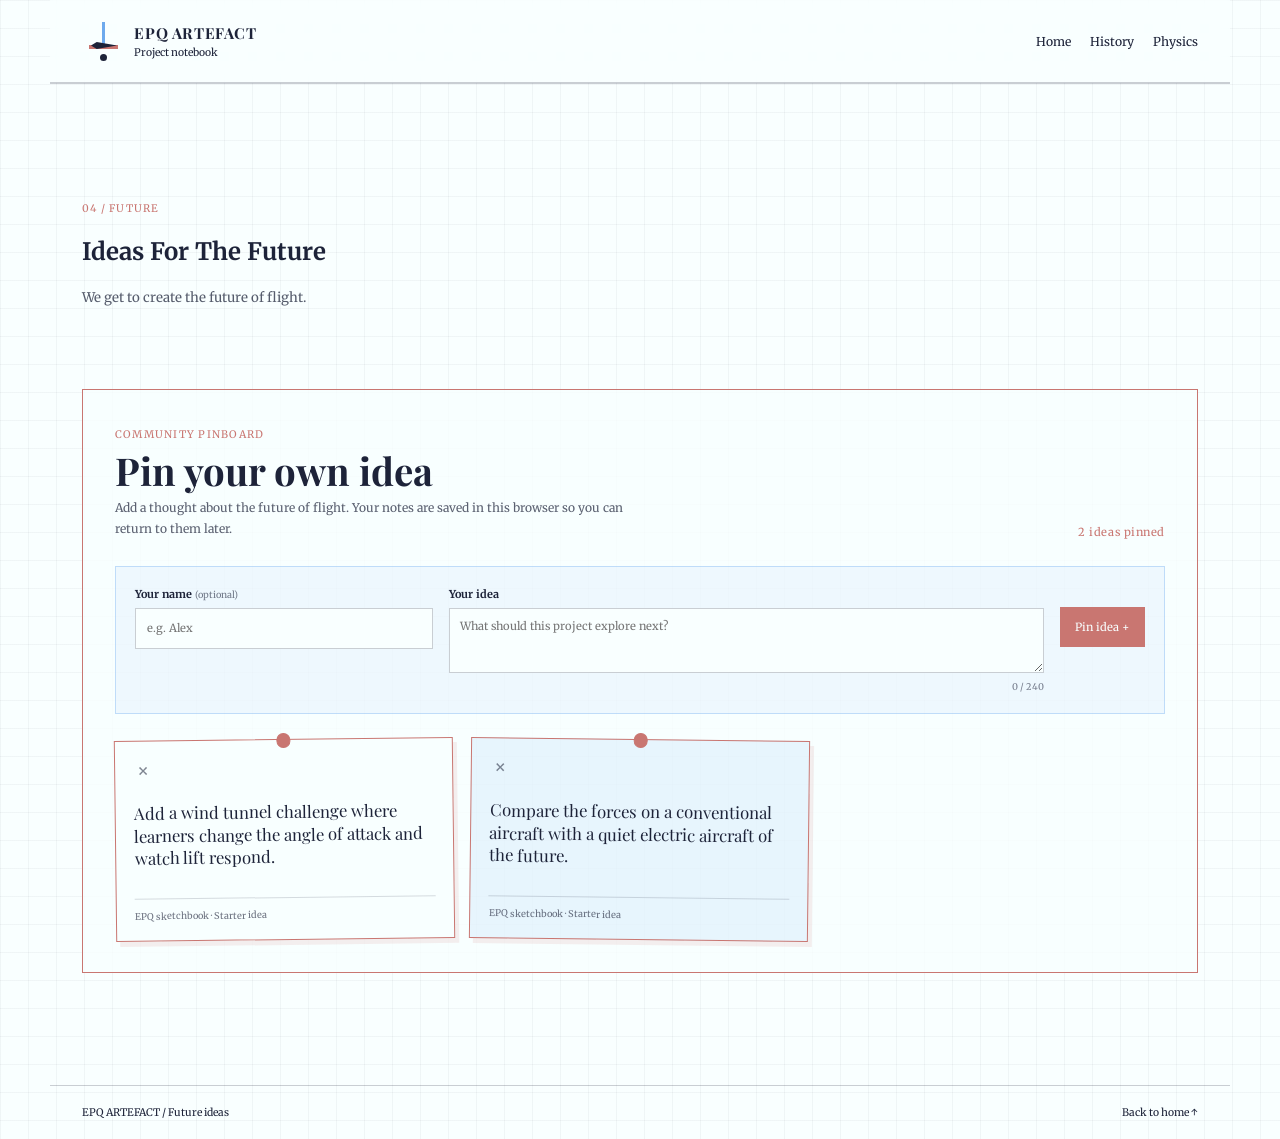
<file: EPQ Website/Future/index.html>
<!doctype html>
<html lang="en">
<head>
  <meta charset="UTF-8">
  <meta name="viewport" content="width=device-width, initial-scale=1">
  <title>EPQ Artefact — Future Ideas</title>
  <link rel="stylesheet" href="style.css">
</head>
<body>
  <div class="site-shell">
    <header class="site-header">
      <a class="brand" href="../Home/index.html"><span class="logo-mark" aria-hidden="true"><i></i><b></b><em></em></span><span><strong>EPQ ARTEFACT</strong><small>Project notebook</small></span></a>
      <nav aria-label="Primary navigation"><a href="../Home/index.html">Home</a><a href="../History/index.html">History</a><a href="../Physics/index.html">Physics</a></nav>
    </header>
    <main>
      <section class="section future-section" id="future" aria-labelledby="future-title">
        <div class="section-intro"><span class="eyebrow">04 / FUTURE</span><h1 id="future-title">Ideas For The Future</h1><p>We get to create the future of flight.</p></div>
        <section class="idea-board" aria-labelledby="idea-board-title">
          <div class="idea-board-heading">
            <div>
              <span class="eyebrow">COMMUNITY PINBOARD</span>
              <h2 id="idea-board-title">Pin your own idea</h2>
              <p>Add a thought about the future of flight. Your notes are saved in this browser so you can return to them later.</p>
            </div>
            <span class="board-count" id="board-count" aria-live="polite">0 ideas pinned</span>
          </div>

          <form class="idea-form" id="idea-form">
            <div class="idea-form-row">
              <label for="idea-author">Your name <span>(optional)</span></label>
              <input id="idea-author" name="author" type="text" maxlength="32" placeholder="e.g. Alex">
            </div>
            <div class="idea-form-row idea-form-row--wide">
              <label for="idea-text">Your idea</label>
              <textarea id="idea-text" name="idea" maxlength="240" rows="3" placeholder="What should this project explore next?" required></textarea>
              <small class="character-count" id="character-count">0 / 240</small>
            </div>
            <button class="pin-button" type="submit">Pin idea +</button>
          </form>

          <div class="idea-board-status" id="idea-board-status" role="status" aria-live="polite"></div>
          <div class="idea-pins" id="idea-pins" aria-live="polite"></div>
        </section>
      </section>
    </main>
    <footer class="site-footer"><span>EPQ ARTEFACT / Future ideas</span><a href="../Home/index.html">Back to home ↑</a></footer>
  </div>
  <script src="future.js"></script>
</body>
</html>
</file>
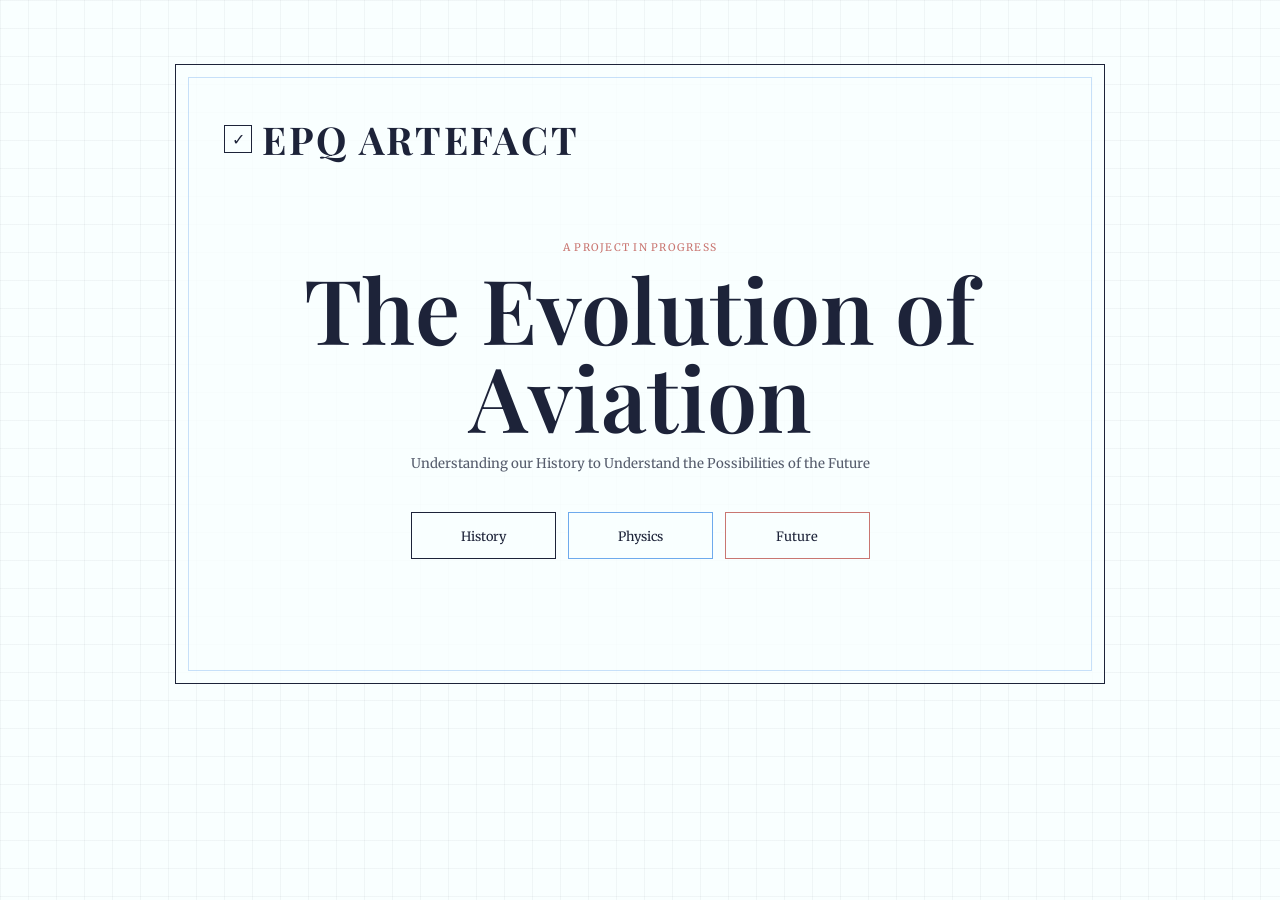
<file: EPQ Website/Home/index.html>
<!doctype html>

<html lang="en">

<head>

  <meta charset="UTF-8">

  <meta name="viewport" content="width=device-width, initial-scale=1">

  <title>EPQ Artefact — Home</title>

  <link rel="stylesheet" href="style.css">

</head>

<body>

  <div class="site-shell">

    <main>

      <section class="home-section" id="home">

        <div class="home-frame">

          <div class="home-wordmark"><span class="check-mark">✓</span><h1>EPQ ARTEFACT</h1></div>

          <div class="home-center">

            <span class="eyebrow">A project in progress</span>

            <h2>The Evolution of Aviation</h2>

            <p>Understanding our History to Understand the Possibilities of the Future</p>

            <div class="home-actions"><a href="../History/index.html">History</a><a href="../Physics/index.html">Physics</a><a href="../Future/index.html">Future</a></div>

          </div>

        </div>

      </section>

    </main>

  </div>

</body>

</html>
</file>
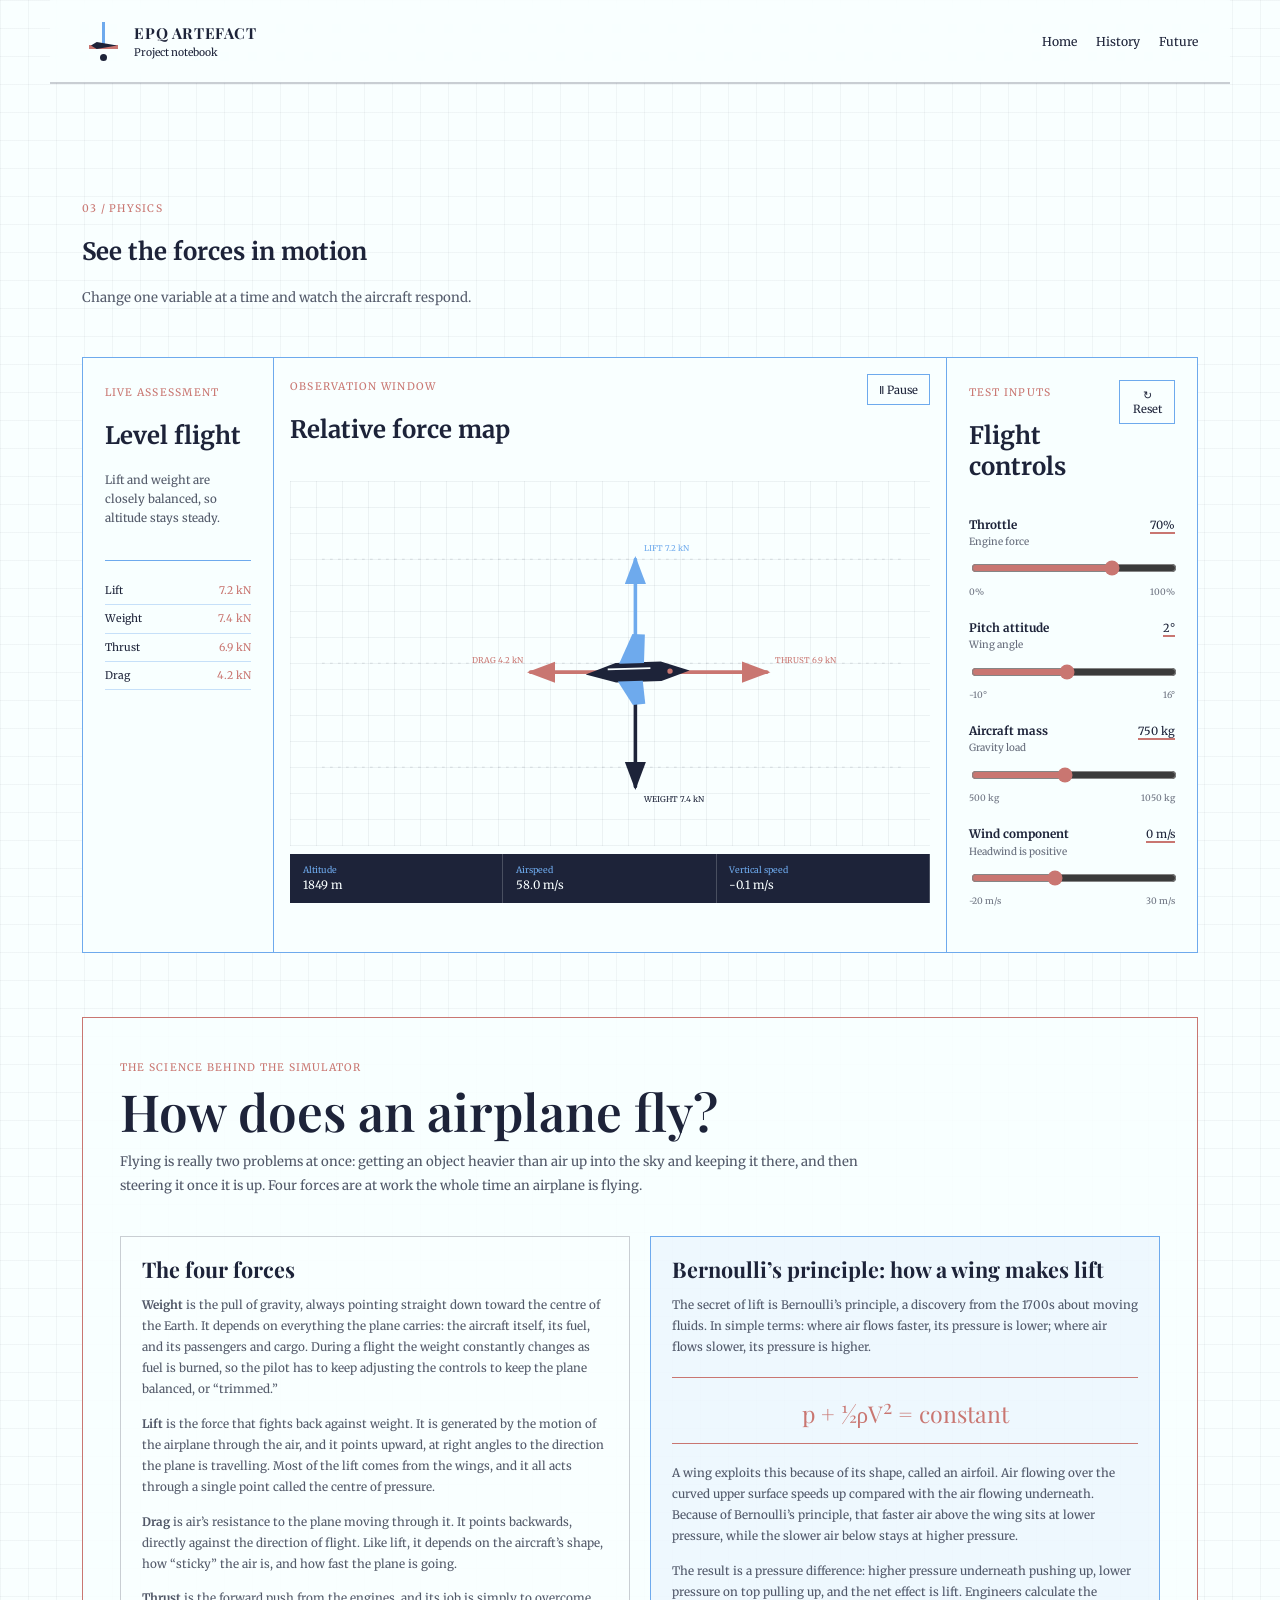
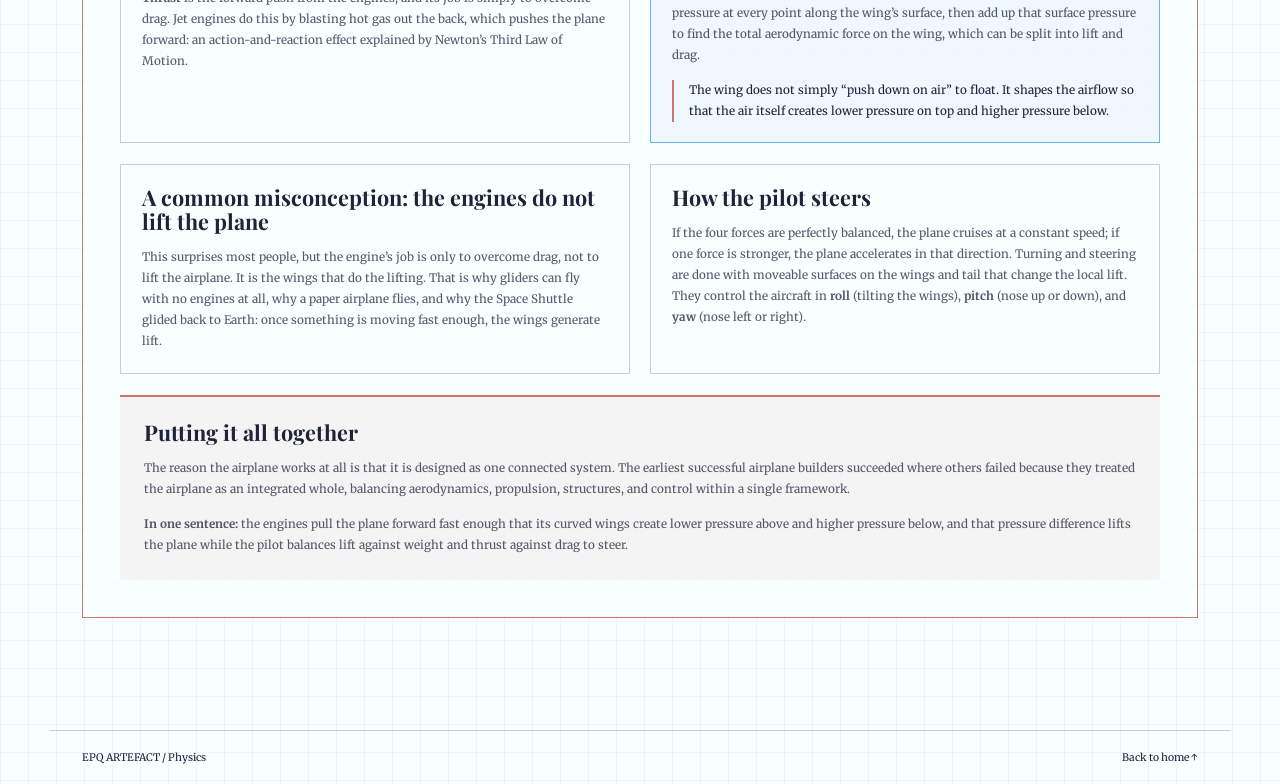
<file: EPQ Website/Physics/index.html>
<!doctype html>
<html lang="en">
<head>
  <meta charset="UTF-8">
  <meta name="viewport" content="width=device-width, initial-scale=1">
  <title>EPQ Artefact — Physics</title>
  <link rel="stylesheet" href="style.css">
</head>
<body>
  <div class="site-shell">
    <header class="site-header">
      <a class="brand" href="../Home/index.html"><span class="logo-mark" aria-hidden="true"><i></i><b></b><em></em></span><span><strong>EPQ ARTEFACT</strong><small>Project notebook</small></span></a>
      <nav aria-label="Primary navigation"><a href="../Home/index.html">Home</a><a href="../History/index.html">History</a><a href="../Future/index.html">Future</a></nav>
    </header>
    <main>
      <section class="section physics-section" id="physics" aria-labelledby="physics-title">
        <div class="section-intro"><span class="eyebrow">03 / PHYSICS</span><h1 id="physics-title">See the forces in motion</h1><p>Change one variable at a time and watch the aircraft respond.</p></div>
        <div class="simulator-layout">
          <aside class="simulator-note"><span class="eyebrow">Live assessment</span><h2 id="flight-mode">Climbing</h2><p id="flight-insight">Lift exceeds weight, so the airplane gains vertical speed.</p><div class="note-rule"></div><dl><div><dt>Lift</dt><dd id="lift-readout">0.0 kN</dd></div><div><dt>Weight</dt><dd id="weight-readout">0.0 kN</dd></div><div><dt>Thrust</dt><dd id="thrust-readout">0.0 kN</dd></div><div><dt>Drag</dt><dd id="drag-readout">0.0 kN</dd></div></dl></aside>
          <div class="simulator-stage">
            <div class="simulator-stage-head"><div><span class="eyebrow">Observation window</span><h2>Relative force map</h2></div><button class="simple-button" id="pause-button">Ⅱ Pause</button></div>
            <svg class="force-map" viewBox="0 0 720 410" role="img" aria-label="Airplane showing lift, weight, thrust, and drag arrows">
              <defs><marker id="blue-arrow" markerWidth="10" markerHeight="10" refX="7" refY="3" orient="auto"><path d="M0,0 L0,6 L8,3 z" fill="#6EAAED"></path></marker><marker id="navy-arrow" markerWidth="10" markerHeight="10" refX="7" refY="3" orient="auto"><path d="M0,0 L0,6 L8,3 z" fill="#1D2339"></path></marker><marker id="pink-arrow" markerWidth="10" markerHeight="10" refX="7" refY="3" orient="auto"><path d="M0,0 L0,6 L8,3 z" fill="#C97671"></path></marker></defs>
              <g class="altitude-guides"><line x1="36" y1="88" x2="687" y2="88"></line><line x1="36" y1="205" x2="687" y2="205"></line><line x1="36" y1="322" x2="687" y2="322"></line></g>
              <line id="lift-line" class="force-line force-line--lift" marker-end="url(#blue-arrow)"></line><text id="lift-text" class="force-text force-text--lift"></text>
              <line id="weight-line" class="force-line force-line--weight" marker-end="url(#navy-arrow)"></line><text id="weight-text" class="force-text force-text--weight"></text>
              <line id="thrust-line" class="force-line force-line--action" marker-end="url(#pink-arrow)"></line><text id="thrust-text" class="force-text force-text--action"></text>
              <line id="drag-line" class="force-line force-line--action" marker-end="url(#pink-arrow)"></line><text id="drag-text" text-anchor="end" class="force-text force-text--action"></text>
              <g id="aircraft"><path d="M-56 1 L-22 -11 L29 -11 L61 0 L29 11 L-22 11 Z" fill="#1D2339"></path><path d="M-18 -10 L-2 -43 L12 -42 L10 -10 Z" fill="#6EAAED"></path><path d="M-20 10 L-4 37 L10 36 L8 10 Z" fill="#6EAAED"></path><circle cx="39" cy="0" r="3" fill="#C97671"></circle><path d="M-31 -4 L17 -4" stroke="#F9FFFF" stroke-width="2"></path></g>
            </svg>
            <div class="flight-tape"><div><small>Altitude</small><strong id="altitude-readout">1850 m</strong></div><div><small>Airspeed</small><strong id="airspeed-readout">55.0 m/s</strong></div><div><small>Vertical speed</small><strong id="vertical-readout">+0.0 m/s</strong></div></div>
          </div>
          <aside class="control-board"><div class="control-board-head"><div><span class="eyebrow">Test inputs</span><h2>Flight controls</h2></div><button class="simple-button" id="reset-button">↻ Reset</button></div>
            <label class="control-row"><span>Throttle <small>Engine force</small><output id="throttle-value">70%</output></span><input id="throttle" type="range" min="0" max="100" value="70"><small class="range-labels"><i>0%</i><i>100%</i></small></label>
            <label class="control-row"><span>Pitch attitude <small>Wing angle</small><output id="pitch-value">2°</output></span><input id="pitch" type="range" min="-10" max="16" value="2"><small class="range-labels"><i>-10°</i><i>16°</i></small></label>
            <label class="control-row"><span>Aircraft mass <small>Gravity load</small><output id="mass-value">750 kg</output></span><input id="mass" type="range" min="500" max="1050" step="10" value="750"><small class="range-labels"><i>500 kg</i><i>1050 kg</i></small></label>
            <label class="control-row"><span>Wind component <small>Headwind is positive</small><output id="headwind-value">0 m/s</output></span><input id="headwind" type="range" min="-20" max="30" value="0"><small class="range-labels"><i>-20 m/s</i><i>30 m/s</i></small></label>
          </aside>
        </div>

        <article class="flight-explainer" aria-labelledby="flight-explainer-title">
          <div class="flight-explainer-intro">
            <span class="eyebrow">The science behind the simulator</span>
            <h2 id="flight-explainer-title">How does an airplane fly?</h2>
            <p>Flying is really two problems at once: getting an object heavier than air up into the sky and keeping it there, and then steering it once it is up. Four forces are at work the whole time an airplane is flying.</p>
          </div>

          <div class="explainer-grid">
            <section class="explainer-block">
              <h3>The four forces</h3>
              <p><strong>Weight</strong> is the pull of gravity, always pointing straight down toward the centre of the Earth. It depends on everything the plane carries: the aircraft itself, its fuel, and its passengers and cargo. During a flight the weight constantly changes as fuel is burned, so the pilot has to keep adjusting the controls to keep the plane balanced, or “trimmed.”</p>
              <p><strong>Lift</strong> is the force that fights back against weight. It is generated by the motion of the airplane through the air, and it points upward, at right angles to the direction the plane is travelling. Most of the lift comes from the wings, and it all acts through a single point called the centre of pressure.</p>
              <p><strong>Drag</strong> is air’s resistance to the plane moving through it. It points backwards, directly against the direction of flight. Like lift, it depends on the aircraft’s shape, how “sticky” the air is, and how fast the plane is going.</p>
              <p><strong>Thrust</strong> is the forward push from the engines, and its job is simply to overcome drag. Jet engines do this by blasting hot gas out the back, which pushes the plane forward: an action-and-reaction effect explained by Newton’s Third Law of Motion.</p>
            </section>

            <section class="explainer-block explainer-block--accent">
              <h3>Bernoulli’s principle: how a wing makes lift</h3>
              <p>The secret of lift is Bernoulli’s principle, a discovery from the 1700s about moving fluids. In simple terms: where air flows faster, its pressure is lower; where air flows slower, its pressure is higher.</p>
              <div class="equation" aria-label="Pressure plus one half times air density times velocity squared equals a constant">p + ½ρV<sup>2</sup> = constant</div>
              <p>A wing exploits this because of its shape, called an airfoil. Air flowing over the curved upper surface speeds up compared with the air flowing underneath. Because of Bernoulli’s principle, that faster air above the wing sits at lower pressure, while the slower air below stays at higher pressure.</p>
              <p>The result is a pressure difference: higher pressure underneath pushing up, lower pressure on top pulling up, and the net effect is lift. Engineers calculate the pressure at every point along the wing’s surface, then add up that surface pressure to find the total aerodynamic force on the wing, which can be split into lift and drag.</p>
              <p class="explainer-note">The wing does not simply “push down on air” to float. It shapes the airflow so that the air itself creates lower pressure on top and higher pressure below.</p>
            </section>

            <section class="explainer-block">
              <h3>A common misconception: the engines do not lift the plane</h3>
              <p>This surprises most people, but the engine’s job is only to overcome drag, not to lift the airplane. It is the wings that do the lifting. That is why gliders can fly with no engines at all, why a paper airplane flies, and why the Space Shuttle glided back to Earth: once something is moving fast enough, the wings generate lift.</p>
            </section>

            <section class="explainer-block">
              <h3>How the pilot steers</h3>
              <p>If the four forces are perfectly balanced, the plane cruises at a constant speed; if one force is stronger, the plane accelerates in that direction. Turning and steering are done with moveable surfaces on the wings and tail that change the local lift. They control the aircraft in <strong>roll</strong> (tilting the wings), <strong>pitch</strong> (nose up or down), and <strong>yaw</strong> (nose left or right).</p>
            </section>
          </div>

          <section class="explainer-conclusion">
            <h3>Putting it all together</h3>
            <p>The reason the airplane works at all is that it is designed as one connected system. The earliest successful airplane builders succeeded where others failed because they treated the airplane as an integrated whole, balancing aerodynamics, propulsion, structures, and control within a single framework.</p>
            <p><strong>In one sentence:</strong> the engines pull the plane forward fast enough that its curved wings create lower pressure above and higher pressure below, and that pressure difference lifts the plane while the pilot balances lift against weight and thrust against drag to steer.</p>
          </section>
        </article>
      </section>
    </main>
    <footer class="site-footer"><span>EPQ ARTEFACT / Physics</span><a href="../Home/index.html">Back to home ↑</a></footer>
  </div>
  <script src="physics.js"></script>
</body>
</html>
</file>
<file: EPQ Website/Future/style.css>
@import url('https://fonts.googleapis.com/css2?family=Merriweather:wght@400;700&family=Playfair+Display:wght@500;600;700&display=swap');

:root { --pink:#C97671; --blue:#6EAAED; --navy:#1D2339; --white:#F9FFFF; --line:rgb(29 35 57 / 22%); --soft-line:rgb(110 170 237 / 36%); --soft-blue:rgb(110 170 237 / 10%); }
* { box-sizing:border-box; }
html { scroll-behavior:smooth; }
body { margin:0; min-width:320px; background:var(--white); color:var(--navy); font-family:Merriweather,Georgia,serif; }
a { color:inherit; } button,input { font:inherit; } button { cursor:pointer; }
.site-shell { min-height:100vh; background-color:var(--white); background-image:linear-gradient(rgb(29 35 57 / .045) 1px,transparent 1px),linear-gradient(90deg,rgb(29 35 57 / .045) 1px,transparent 1px); background-size:28px 28px; }
.site-header,.site-footer { max-width:1180px; margin:auto; padding:1.25rem 2rem; }.site-header { display:flex; align-items:center; justify-content:space-between; border-bottom:1px solid var(--line); background:rgb(249 255 255 / .78); backdrop-filter:blur(6px); }.brand { display:inline-flex; align-items:center; gap:.65rem; text-decoration:none; }.brand strong { display:block; font-family:'Playfair Display',Georgia,serif; font-size:.95rem; letter-spacing:.04em; }.brand small { display:block; margin-top:.15rem; font-size:.65rem; }.site-header nav { display:flex; gap:1.2rem; font-size:.76rem; }.site-header nav a,.site-footer a { text-decoration:none; }.site-header nav a:hover,.site-footer a:hover { color:var(--pink); }
.logo-mark { position:relative; display:block; width:42px; height:42px; }.logo-mark i,.logo-mark b,.logo-mark em { position:absolute; display:block; }.logo-mark i { left:20px; top:2px; width:3px; height:25px; background:var(--blue); }.logo-mark b { left:7px; top:25px; width:29px; height:4px; background:var(--pink); }.logo-mark em { left:9px; top:22px; width:26px; height:7px; background:var(--navy); clip-path:polygon(0 50%,22% 0,100% 50%,22% 100%); }.logo-mark:after { content:''; position:absolute; left:18px; top:34px; width:7px; height:7px; border-radius:50%; background:var(--navy); }
.home-section { min-height:740px; display:grid; place-items:center; padding:4rem 1.5rem; }.home-frame { position:relative; width:min(100%,930px); min-height:610px; padding:3rem; border:1px solid var(--navy); background:rgb(249 255 255 / .82); }.home-frame:before { content:''; position:absolute; inset:12px; pointer-events:none; border:1px solid var(--soft-line); }.home-note { position:absolute; top:-1.7rem; left:2.2rem; color:var(--pink); font-size:.76rem; letter-spacing:.08em; }.home-wordmark { position:relative; display:flex; align-items:center; gap:.65rem; }.check-mark { display:grid; place-items:center; width:28px; height:28px; border:1px solid var(--navy); font-size:1rem; }.home-wordmark h1 { margin:0; font-family:'Playfair Display',Georgia,serif; font-size:clamp(1.5rem,3vw,2.4rem); letter-spacing:.06em; }.home-center { display:flex; flex-direction:column; align-items:center; justify-content:center; min-height:470px; text-align:center; }.eyebrow { color:var(--pink); font-size:.65rem; letter-spacing:.12em; text-transform:uppercase; }.home-center h2 { margin:.65rem 0 .8rem; font-family:'Playfair Display',Georgia,serif; font-size:clamp(2.8rem,7vw,5.8rem); font-weight:600; line-height:.98; }.home-center p,.section-intro p { max-width:500px; margin:0; color:rgb(29 35 57 / .74); font-size:.83rem; line-height:1.7; }.home-actions { display:flex; gap:.75rem; margin-top:2.3rem; }.home-actions a { min-width:145px; padding:.9rem 1.3rem; border:1px solid var(--navy); background:var(--white); font-size:.8rem; text-align:center; text-decoration:none; transition:.16s ease; }.home-actions a:nth-child(2) { border-color:var(--blue); }.home-actions a:nth-child(3) { border-color:var(--pink); }.home-actions a:hover { transform:translateY(-3px); background:var(--navy); color:var(--white); }
.section { max-width:1180px; margin:auto; padding:7rem 2rem; scroll-margin-top:2rem; }.section-intro { max-width:620px; margin-bottom:3rem; }.section-intro h2 { margin:.65rem 0 .85rem; font-family:'Playfair Display',Georgia,serif; font-size:clamp(2.1rem,4vw,3.8rem); font-weight:600; line-height:1.02; }
.timeline-layout { display:grid; grid-template-columns:160px 1fr; gap:2rem; }.timeline-nav { position:sticky; top:1.5rem; display:flex; flex-direction:column; gap:.8rem; padding:1.2rem 1rem; border:1px solid var(--line); background:rgb(249 255 255 / .86); font-size:.75rem; height:max-content; }.timeline-nav span { margin-bottom:.45rem; color:var(--pink); font-size:.62rem; letter-spacing:.08em; }.timeline-nav a { padding:.35rem .45rem; text-decoration:none; border-left:2px solid transparent; }.timeline-nav a:hover,.timeline-nav a.is-active { border-left-color:var(--pink); color:var(--pink); }.timeline-board { position:relative; min-height:790px; padding-top:1rem; }.timeline-spine { position:absolute; top:1rem; bottom:9rem; left:50%; width:1px; background:var(--blue); transform:translateX(-50%); }.timeline-event { position:relative; display:block; width:50%; min-height:125px; padding:0 2.2rem 1.3rem; border:0; background:transparent; color:var(--navy); text-align:left; }.timeline-event--left { padding-right:4rem; }.timeline-event--right { margin-left:50%; padding-left:4rem; }.timeline-marker { position:absolute; top:1.05rem; z-index:2; display:grid; place-items:center; width:48px; height:48px; border:1px solid var(--navy); border-radius:50%; background:var(--white); font-size:.65rem; transition:.18s ease; }.timeline-event--left .timeline-marker { right:-24px; }.timeline-event--right .timeline-marker { left:-24px; }.timeline-card { display:flex; flex-direction:column; gap:.35rem; padding:1.05rem 1.15rem; border:1px solid var(--line); background:rgb(249 255 255 / .84); transition:.18s ease; }.timeline-event:hover .timeline-card,.timeline-event.is-selected .timeline-card { transform:translateY(-3px); border-color:var(--pink); box-shadow:0 8px 18px rgb(29 35 57 / .08); }.timeline-event.is-selected .timeline-marker { background:var(--pink); color:var(--white); }.timeline-card small { color:var(--blue); font-size:.68rem; }.timeline-card strong,.timeline-detail h3,.simulator-note h3,.simulator-stage-head h3,.control-board h3,.future-card h3 { font-family:'Playfair Display',Georgia,serif; }.timeline-card strong { font-size:1.2rem; }.timeline-card em { color:rgb(29 35 57 / .72); font-size:.72rem; font-style:normal; line-height:1.55; }.timeline-detail { width:min(88%,470px); margin:.8rem auto 0; padding:1.3rem; border-top:2px solid var(--pink); border-bottom:1px solid var(--line); background:rgb(249 255 255 / .9); }.timeline-detail h3 { margin:.45rem 0 .4rem; font-size:1.65rem; }.timeline-detail p { margin:0; color:rgb(29 35 57 / .76); font-size:.76rem; line-height:1.7; }
.physics-section,.future-section { border-top:1px solid var(--line); }.simulator-layout { display:grid; grid-template-columns:190px minmax(0,1fr) 250px; border:1px solid var(--blue); background:var(--white); }.simulator-note,.control-board { padding:1.35rem; background:rgb(249 255 255 / .92); }.simulator-note h3,.simulator-stage-head h3,.control-board h3 { margin:.45rem 0 .75rem; font-size:1.45rem; line-height:1.05; }.simulator-note p { margin:0; color:rgb(29 35 57 / .76); font-size:.72rem; line-height:1.65; }.note-rule { height:1px; margin:2rem 0 1rem; background:var(--blue); }.simulator-note dl { margin:0; }.simulator-note dl div { display:flex; justify-content:space-between; padding:.45rem 0; border-bottom:1px solid var(--soft-line); font-size:.66rem; }.simulator-note dd { margin:0; color:var(--pink); }.simulator-stage { min-width:0; padding:1rem; border-right:1px solid var(--blue); border-left:1px solid var(--blue); }.simulator-stage-head,.control-board-head { display:flex; justify-content:space-between; gap:.8rem; align-items:flex-start; margin-bottom:1rem; }.simple-button { border:1px solid var(--blue); padding:.45rem .7rem; color:var(--navy); background:var(--white); font-size:.7rem; }.force-map { display:block; width:100%; min-height:320px; background-image:linear-gradient(rgb(29 35 57 / .06) 1px,transparent 1px),linear-gradient(90deg,rgb(29 35 57 / .06) 1px,transparent 1px); background-size:26px 26px; }.altitude-guides line { stroke:var(--navy); stroke-dasharray:3 6; stroke-width:1; opacity:.15; }.force-line { stroke-width:4; stroke-linecap:round; transition:.22s ease; }.force-line--lift { stroke:var(--blue); }.force-line--weight { stroke:var(--navy); }.force-line--action { stroke:var(--pink); }.force-text { fill:var(--navy); font-family:Merriweather,Georgia,serif; font-size:9px; }.force-text--lift { fill:var(--blue); }.force-text--action { fill:var(--pink); }.flight-tape { display:grid; grid-template-columns:repeat(3,1fr); margin-top:.5rem; background:var(--navy); color:var(--white); }.flight-tape div { padding:.65rem .8rem; border-right:1px solid rgb(249 255 255 / .2); }.flight-tape small { display:block; color:var(--blue); font-size:.55rem; }.flight-tape strong { display:block; margin-top:.2rem; font-size:.72rem; font-weight:400; }.control-row { display:block; margin-bottom:1.5rem; }.control-row > span { position:relative; display:flex; flex-direction:column; gap:.2rem; margin-bottom:.65rem; font-size:.73rem; font-weight:700; }.control-row span small { color:rgb(29 35 57 / .68); font-size:.62rem; font-weight:400; }.control-row output { position:absolute; right:0; top:0; font-size:.7rem; font-weight:400; border-bottom:2px solid var(--pink); }.control-row input { width:100%; accent-color:var(--pink); }.range-labels { display:flex; justify-content:space-between; margin-top:.35rem; color:rgb(29 35 57 / .64); font-size:.55rem; }.range-labels i { font-style:normal; }.future-grid { display:grid; grid-template-columns:repeat(3,1fr); gap:1rem; }.future-card { min-height:210px; padding:1.4rem; border:1px solid var(--line); background:rgb(249 255 255 / .85); }.future-card > span { color:var(--pink); font-size:.75rem; }.future-card h3 { margin:1.6rem 0 .55rem; font-size:1.4rem; }.future-card p { margin:0; color:rgb(29 35 57 / .72); font-size:.74rem; line-height:1.7; }.future-card small { display:block; margin-top:1rem; padding-top:.8rem; border-top:1px solid var(--soft-line); color:rgb(29 35 57 / .66); font-size:.64rem; line-height:1.65; }.site-footer { display:flex; justify-content:space-between; gap:1rem; border-top:1px solid var(--line); font-size:.65rem; }
@media(max-width:950px){.simulator-layout{grid-template-columns:1fr 1fr}.simulator-stage{grid-column:1/-1;grid-row:1;border-right:0;border-left:0;border-bottom:1px solid var(--blue)}.simulator-note,.control-board{grid-row:2}.simulator-note{border-right:1px solid var(--blue)}}
@media(max-width:720px){.site-header,.site-footer{padding:1rem}.site-header nav{gap:.55rem;font-size:.66rem}.home-section{min-height:660px;padding:3rem .8rem}.home-frame{min-height:540px;padding:2rem 1rem}.home-center{min-height:410px}.home-actions{flex-direction:column;width:min(100%,250px)}.home-actions a{width:100%}.section{padding:5rem 1rem}.timeline-layout{grid-template-columns:1fr}.timeline-nav{position:static;flex-direction:row;flex-wrap:wrap;align-items:center}.timeline-nav span{width:100%}.timeline-spine{left:18px}.timeline-event,.timeline-event--right{width:100%;margin-left:0;padding-right:0;padding-left:3.8rem}.timeline-event--left .timeline-marker,.timeline-event--right .timeline-marker{left:-6px;right:auto}.timeline-detail{width:calc(100% - 3.8rem);margin-left:3.8rem}.simulator-layout{display:flex;flex-direction:column}.simulator-stage{order:1;border:0;border-bottom:1px solid var(--blue)}.simulator-note{order:2;border-right:0;border-bottom:1px solid var(--blue)}.control-board{order:3}.future-grid{grid-template-columns:1fr}.site-footer{flex-direction:column}}
@media(prefers-reduced-motion:reduce){*,*:before,*:after{scroll-behavior:auto!important;transition-duration:.01ms!important}}


/* Community idea pinboard */
.idea-board { margin-top:5rem; padding:2rem; border:1px solid var(--pink); background:rgb(249 255 255 / .78); }
.idea-board-heading { display:flex; align-items:flex-end; justify-content:space-between; gap:2rem; margin-bottom:1.7rem; }
.idea-board-heading h2 { margin:.55rem 0 .55rem; font-family:'Playfair Display',Georgia,serif; font-size:clamp(1.8rem,3vw,2.8rem); line-height:1; }
.idea-board-heading p { max-width:520px; margin:0; color:rgb(29 35 57 / .72); font-size:.75rem; line-height:1.7; }
.board-count { flex-shrink:0; color:var(--pink); font-size:.7rem; letter-spacing:.05em; }
.idea-form { display:grid; grid-template-columns:1fr 2fr auto; gap:1rem; align-items:start; padding:1.2rem; border:1px solid var(--soft-line); background:rgb(110 170 237 / .08); }
.idea-form-row { min-width:0; }
.idea-form-row label { display:block; margin-bottom:.45rem; font-size:.68rem; font-weight:700; }
.idea-form-row label span { color:rgb(29 35 57 / .6); font-size:.58rem; font-weight:400; }
.idea-form input,.idea-form select,.idea-form textarea { width:100%; border:1px solid var(--line); border-radius:0; background:var(--white); color:var(--navy); font-family:Merriweather,Georgia,serif; font-size:.7rem; outline:none; }
.idea-form input,.idea-form select { height:2.55rem; padding:.55rem .65rem; }
.idea-form textarea { min-height:2.55rem; padding:.65rem; resize:vertical; }
.idea-form input:focus,.idea-form select:focus,.idea-form textarea:focus { border-color:var(--pink); box-shadow:0 0 0 2px rgb(201 118 113 / .16); }
.character-count { display:block; margin-top:.3rem; color:rgb(29 35 57 / .58); font-size:.58rem; text-align:right; }
.pin-button { margin-top:1.25rem; min-height:2.55rem; padding:.55rem .9rem; border:1px solid var(--pink); border-radius:0; background:var(--pink); color:var(--white); cursor:pointer; font-family:Merriweather,Georgia,serif; font-size:.7rem; white-space:nowrap; transition:transform .16s ease, background .16s ease; }
.pin-button:hover { background:var(--navy); transform:translateY(-2px); }
.pin-button:active { transform:scale(.97); }
.idea-board-status { min-height:1.6rem; padding-top:.8rem; color:var(--pink); font-size:.65rem; }
.idea-pins { display:grid; grid-template-columns:repeat(3,1fr); gap:1rem; align-items:start; }
.idea-pin { position:relative; min-height:180px; padding:1.25rem 1.15rem 1rem; border:1px solid var(--pink); background:rgb(249 255 255 / .92); box-shadow:4px 5px 0 rgb(201 118 113 / .12); transform:rotate(-.7deg); }
.idea-pin:nth-child(2n) { background:rgb(110 170 237 / .12); transform:rotate(.65deg); }
.idea-pin:nth-child(3n) { background:rgb(201 118 113 / .1); transform:rotate(-.35deg); }
.idea-pin:before { content:''; position:absolute; top:-.45rem; left:50%; width:.8rem; height:.8rem; border:1px solid var(--pink); border-radius:50%; background:var(--pink); transform:translateX(-50%); }
.idea-pin-top { display:flex; align-items:flex-start; justify-content:space-between; gap:.8rem; }
.idea-pin-category { color:var(--pink); font-size:.58rem; letter-spacing:.08em; text-transform:uppercase; }
.idea-pin-remove { width:1.2rem; height:1.2rem; padding:0; border:0; background:transparent; color:var(--navy); cursor:pointer; font-size:1.15rem; line-height:1; opacity:.55; }
.idea-pin-remove:hover { color:var(--pink); opacity:1; }
.idea-pin-text { margin:1.3rem 0 1.8rem; font-family:'Playfair Display',Georgia,serif; font-size:1.05rem; line-height:1.35; }
.idea-pin-footer { display:block; padding-top:.7rem; border-top:1px solid rgb(29 35 57 / .16); color:rgb(29 35 57 / .64); font-size:.58rem; line-height:1.5; }
@media(max-width:950px) { .idea-form { grid-template-columns:1fr 2fr auto; gap:.75rem; }.idea-pins { grid-template-columns:repeat(2,1fr); } }
@media(max-width:720px) { .idea-board { margin-top:4rem; padding:1rem; }.idea-board-heading { display:block; }.board-count { display:block; margin-top:1rem; }.idea-form { display:flex; flex-direction:column; align-items:stretch; }.idea-form-row,.idea-form-row--wide,.pin-button { width:100%; }.pin-button { margin-top:0; }.idea-pins { grid-template-columns:1fr; }.idea-pin { min-height:150px; } }
</file>
<file: EPQ Website/Home/style.css>
@import url('https://fonts.googleapis.com/css2?family=Merriweather:wght@400;700&family=Playfair+Display:wght@500;600;700&display=swap');

:root { --pink:#C97671; --blue:#6EAAED; --navy:#1D2339; --white:#F9FFFF; --line:rgb(29 35 57 / 22%); --soft-line:rgb(110 170 237 / 36%); --soft-blue:rgb(110 170 237 / 10%); }
* { box-sizing:border-box; }
html { scroll-behavior:smooth; }
body { margin:0; min-width:320px; background:var(--white); color:var(--navy); font-family:Merriweather,Georgia,serif; }
a { color:inherit; } button,input { font:inherit; } button { cursor:pointer; }
.site-shell { min-height:100vh; background-color:var(--white); background-image:linear-gradient(rgb(29 35 57 / .045) 1px,transparent 1px),linear-gradient(90deg,rgb(29 35 57 / .045) 1px,transparent 1px); background-size:28px 28px; }
.logo-mark { position:relative; display:block; width:42px; height:42px; }.logo-mark i,.logo-mark b,.logo-mark em { position:absolute; display:block; }.logo-mark i { left:20px; top:2px; width:3px; height:25px; background:var(--blue); }.logo-mark b { left:7px; top:25px; width:29px; height:4px; background:var(--pink); }.logo-mark em { left:9px; top:22px; width:26px; height:7px; background:var(--navy); clip-path:polygon(0 50%,22% 0,100% 50%,22% 100%); }.logo-mark:after { content:''; position:absolute; left:18px; top:34px; width:7px; height:7px; border-radius:50%; background:var(--navy); }
.home-section { min-height:740px; display:grid; place-items:center; padding:4rem 1.5rem; }.home-frame { position:relative; width:min(100%,930px); min-height:610px; padding:3rem; border:1px solid var(--navy); background:rgb(249 255 255 / .82); }.home-frame:before { content:''; position:absolute; inset:12px; pointer-events:none; border:1px solid var(--soft-line); }.home-note { position:absolute; top:-1.7rem; left:2.2rem; color:var(--pink); font-size:.76rem; letter-spacing:.08em; }.home-wordmark { position:relative; display:flex; align-items:center; gap:.65rem; }.check-mark { display:grid; place-items:center; width:28px; height:28px; border:1px solid var(--navy); font-size:1rem; }.home-wordmark h1 { margin:0; font-family:'Playfair Display',Georgia,serif; font-size:clamp(1.5rem,3vw,2.4rem); letter-spacing:.06em; }.home-center { display:flex; flex-direction:column; align-items:center; justify-content:center; min-height:470px; text-align:center; }.eyebrow { color:var(--pink); font-size:.65rem; letter-spacing:.12em; text-transform:uppercase; }.home-center h2 { margin:.65rem 0 .8rem; font-family:'Playfair Display',Georgia,serif; font-size:clamp(2.8rem,7vw,5.8rem); font-weight:600; line-height:.98; }.home-center p,.section-intro p { max-width:500px; margin:0; color:rgb(29 35 57 / .74); font-size:.83rem; line-height:1.7; }.home-actions { display:flex; gap:.75rem; margin-top:2.3rem; }.home-actions a { min-width:145px; padding:.9rem 1.3rem; border:1px solid var(--navy); background:var(--white); font-size:.8rem; text-align:center; text-decoration:none; transition:.16s ease; }.home-actions a:nth-child(2) { border-color:var(--blue); }.home-actions a:nth-child(3) { border-color:var(--pink); }.home-actions a:hover { transform:translateY(-3px); background:var(--navy); color:var(--white); }
.section { max-width:1180px; margin:auto; padding:7rem 2rem; scroll-margin-top:2rem; }.section-intro { max-width:620px; margin-bottom:3rem; }.section-intro h2 { margin:.65rem 0 .85rem; font-family:'Playfair Display',Georgia,serif; font-size:clamp(2.1rem,4vw,3.8rem); font-weight:600; line-height:1.02; }
.timeline-layout { display:grid; grid-template-columns:160px 1fr; gap:2rem; }.timeline-nav { position:sticky; top:1.5rem; display:flex; flex-direction:column; gap:.8rem; padding:1.2rem 1rem; border:1px solid var(--line); background:rgb(249 255 255 / .86); font-size:.75rem; height:max-content; }.timeline-nav span { margin-bottom:.45rem; color:var(--pink); font-size:.62rem; letter-spacing:.08em; }.timeline-nav a { padding:.35rem .45rem; text-decoration:none; border-left:2px solid transparent; }.timeline-nav a:hover,.timeline-nav a.is-active { border-left-color:var(--pink); color:var(--pink); }.timeline-board { position:relative; min-height:790px; padding-top:1rem; }.timeline-spine { position:absolute; top:1rem; bottom:9rem; left:50%; width:1px; background:var(--blue); transform:translateX(-50%); }.timeline-event { position:relative; display:block; width:50%; min-height:125px; padding:0 2.2rem 1.3rem; border:0; background:transparent; color:var(--navy); text-align:left; }.timeline-event--left { padding-right:4rem; }.timeline-event--right { margin-left:50%; padding-left:4rem; }.timeline-marker { position:absolute; top:1.05rem; z-index:2; display:grid; place-items:center; width:48px; height:48px; border:1px solid var(--navy); border-radius:50%; background:var(--white); font-size:.65rem; transition:.18s ease; }.timeline-event--left .timeline-marker { right:-24px; }.timeline-event--right .timeline-marker { left:-24px; }.timeline-card { display:flex; flex-direction:column; gap:.35rem; padding:1.05rem 1.15rem; border:1px solid var(--line); background:rgb(249 255 255 / .84); transition:.18s ease; }.timeline-event:hover .timeline-card,.timeline-event.is-selected .timeline-card { transform:translateY(-3px); border-color:var(--pink); box-shadow:0 8px 18px rgb(29 35 57 / .08); }.timeline-event.is-selected .timeline-marker { background:var(--pink); color:var(--white); }.timeline-card small { color:var(--blue); font-size:.68rem; }.timeline-card strong,.timeline-detail h3,.simulator-note h3,.simulator-stage-head h3,.control-board h3,.future-card h3 { font-family:'Playfair Display',Georgia,serif; }.timeline-card strong { font-size:1.2rem; }.timeline-card em { color:rgb(29 35 57 / .72); font-size:.72rem; font-style:normal; line-height:1.55; }.timeline-detail { width:min(88%,470px); margin:.8rem auto 0; padding:1.3rem; border-top:2px solid var(--pink); border-bottom:1px solid var(--line); background:rgb(249 255 255 / .9); }.timeline-detail h3 { margin:.45rem 0 .4rem; font-size:1.65rem; }.timeline-detail p { margin:0; color:rgb(29 35 57 / .76); font-size:.76rem; line-height:1.7; }
.physics-section,.future-section { border-top:1px solid var(--line); }.simulator-layout { display:grid; grid-template-columns:190px minmax(0,1fr) 250px; border:1px solid var(--blue); background:var(--white); }.simulator-note,.control-board { padding:1.35rem; background:rgb(249 255 255 / .92); }.simulator-note h3,.simulator-stage-head h3,.control-board h3 { margin:.45rem 0 .75rem; font-size:1.45rem; line-height:1.05; }.simulator-note p { margin:0; color:rgb(29 35 57 / .76); font-size:.72rem; line-height:1.65; }.note-rule { height:1px; margin:2rem 0 1rem; background:var(--blue); }.simulator-note dl { margin:0; }.simulator-note dl div { display:flex; justify-content:space-between; padding:.45rem 0; border-bottom:1px solid var(--soft-line); font-size:.66rem; }.simulator-note dd { margin:0; color:var(--pink); }.simulator-stage { min-width:0; padding:1rem; border-right:1px solid var(--blue); border-left:1px solid var(--blue); }.simulator-stage-head,.control-board-head { display:flex; justify-content:space-between; gap:.8rem; align-items:flex-start; margin-bottom:1rem; }.simple-button { border:1px solid var(--blue); padding:.45rem .7rem; color:var(--navy); background:var(--white); font-size:.7rem; }.force-map { display:block; width:100%; min-height:320px; background-image:linear-gradient(rgb(29 35 57 / .06) 1px,transparent 1px),linear-gradient(90deg,rgb(29 35 57 / .06) 1px,transparent 1px); background-size:26px 26px; }.altitude-guides line { stroke:var(--navy); stroke-dasharray:3 6; stroke-width:1; opacity:.15; }.force-line { stroke-width:4; stroke-linecap:round; transition:.22s ease; }.force-line--lift { stroke:var(--blue); }.force-line--weight { stroke:var(--navy); }.force-line--action { stroke:var(--pink); }.force-text { fill:var(--navy); font-family:Merriweather,Georgia,serif; font-size:9px; }.force-text--lift { fill:var(--blue); }.force-text--action { fill:var(--pink); }.flight-tape { display:grid; grid-template-columns:repeat(3,1fr); margin-top:.5rem; background:var(--navy); color:var(--white); }.flight-tape div { padding:.65rem .8rem; border-right:1px solid rgb(249 255 255 / .2); }.flight-tape small { display:block; color:var(--blue); font-size:.55rem; }.flight-tape strong { display:block; margin-top:.2rem; font-size:.72rem; font-weight:400; }.control-row { display:block; margin-bottom:1.5rem; }.control-row > span { position:relative; display:flex; flex-direction:column; gap:.2rem; margin-bottom:.65rem; font-size:.73rem; font-weight:700; }.control-row span small { color:rgb(29 35 57 / .68); font-size:.62rem; font-weight:400; }.control-row output { position:absolute; right:0; top:0; font-size:.7rem; font-weight:400; border-bottom:2px solid var(--pink); }.control-row input { width:100%; accent-color:var(--pink); }.range-labels { display:flex; justify-content:space-between; margin-top:.35rem; color:rgb(29 35 57 / .64); font-size:.55rem; }.range-labels i { font-style:normal; }.future-grid { display:grid; grid-template-columns:repeat(3,1fr); gap:1rem; }.future-card { min-height:210px; padding:1.4rem; border:1px solid var(--line); background:rgb(249 255 255 / .85); }.future-card > span { color:var(--pink); font-size:.75rem; }.future-card h3 { margin:1.6rem 0 .55rem; font-size:1.4rem; }.future-card p { margin:0; color:rgb(29 35 57 / .72); font-size:.74rem; line-height:1.7; }.future-card small { display:block; margin-top:1rem; padding-top:.8rem; border-top:1px solid var(--soft-line); color:rgb(29 35 57 / .66); font-size:.64rem; line-height:1.65; }.site-footer { display:flex; justify-content:space-between; gap:1rem; border-top:1px solid var(--line); font-size:.65rem; }
@media(max-width:950px){.simulator-layout{grid-template-columns:1fr 1fr}.simulator-stage{grid-column:1/-1;grid-row:1;border-right:0;border-left:0;border-bottom:1px solid var(--blue)}.simulator-note,.control-board{grid-row:2}.simulator-note{border-right:1px solid var(--blue)}}
@media(max-width:720px){.site-header,.site-footer{padding:1rem}.site-header nav{gap:.55rem;font-size:.66rem}.home-section{min-height:660px;padding:3rem .8rem}.home-frame{min-height:540px;padding:2rem 1rem}.home-center{min-height:410px}.home-actions{flex-direction:column;width:min(100%,250px)}.home-actions a{width:100%}.section{padding:5rem 1rem}.timeline-layout{grid-template-columns:1fr}.timeline-nav{position:static;flex-direction:row;flex-wrap:wrap;align-items:center}.timeline-nav span{width:100%}.timeline-spine{left:18px}.timeline-event,.timeline-event--right{width:100%;margin-left:0;padding-right:0;padding-left:3.8rem}.timeline-event--left .timeline-marker,.timeline-event--right .timeline-marker{left:-6px;right:auto}.timeline-detail{width:calc(100% - 3.8rem);margin-left:3.8rem}.simulator-layout{display:flex;flex-direction:column}.simulator-stage{order:1;border:0;border-bottom:1px solid var(--blue)}.simulator-note{order:2;border-right:0;border-bottom:1px solid var(--blue)}.control-board{order:3}.future-grid{grid-template-columns:1fr}.site-footer{flex-direction:column}}
@media(prefers-reduced-motion:reduce){*,*:before,*:after{scroll-behavior:auto!important;transition-duration:.01ms!important}}
</file>
<file: EPQ Website/Physics/style.css>
@import url('https://fonts.googleapis.com/css2?family=Merriweather:wght@400;700&family=Playfair+Display:wght@500;600;700&display=swap');

:root { --pink:#C97671; --blue:#6EAAED; --navy:#1D2339; --white:#F9FFFF; --line:rgb(29 35 57 / 22%); --soft-line:rgb(110 170 237 / 36%); --soft-blue:rgb(110 170 237 / 10%); }
* { box-sizing:border-box; }
html { scroll-behavior:smooth; }
body { margin:0; min-width:320px; background:var(--white); color:var(--navy); font-family:Merriweather,Georgia,serif; }
a { color:inherit; } button,input { font:inherit; } button { cursor:pointer; }
.site-shell { min-height:100vh; background-color:var(--white); background-image:linear-gradient(rgb(29 35 57 / .045) 1px,transparent 1px),linear-gradient(90deg,rgb(29 35 57 / .045) 1px,transparent 1px); background-size:28px 28px; }
.site-header,.site-footer { max-width:1180px; margin:auto; padding:1.25rem 2rem; }.site-header { display:flex; align-items:center; justify-content:space-between; border-bottom:1px solid var(--line); background:rgb(249 255 255 / .78); backdrop-filter:blur(6px); }.brand { display:inline-flex; align-items:center; gap:.65rem; text-decoration:none; }.brand strong { display:block; font-family:'Playfair Display',Georgia,serif; font-size:.95rem; letter-spacing:.04em; }.brand small { display:block; margin-top:.15rem; font-size:.65rem; }.site-header nav { display:flex; gap:1.2rem; font-size:.76rem; }.site-header nav a,.site-footer a { text-decoration:none; }.site-header nav a:hover,.site-footer a:hover { color:var(--pink); }
.logo-mark { position:relative; display:block; width:42px; height:42px; }.logo-mark i,.logo-mark b,.logo-mark em { position:absolute; display:block; }.logo-mark i { left:20px; top:2px; width:3px; height:25px; background:var(--blue); }.logo-mark b { left:7px; top:25px; width:29px; height:4px; background:var(--pink); }.logo-mark em { left:9px; top:22px; width:26px; height:7px; background:var(--navy); clip-path:polygon(0 50%,22% 0,100% 50%,22% 100%); }.logo-mark:after { content:''; position:absolute; left:18px; top:34px; width:7px; height:7px; border-radius:50%; background:var(--navy); }
.home-section { min-height:740px; display:grid; place-items:center; padding:4rem 1.5rem; }.home-frame { position:relative; width:min(100%,930px); min-height:610px; padding:3rem; border:1px solid var(--navy); background:rgb(249 255 255 / .82); }.home-frame:before { content:''; position:absolute; inset:12px; pointer-events:none; border:1px solid var(--soft-line); }.home-note { position:absolute; top:-1.7rem; left:2.2rem; color:var(--pink); font-size:.76rem; letter-spacing:.08em; }.home-wordmark { position:relative; display:flex; align-items:center; gap:.65rem; }.check-mark { display:grid; place-items:center; width:28px; height:28px; border:1px solid var(--navy); font-size:1rem; }.home-wordmark h1 { margin:0; font-family:'Playfair Display',Georgia,serif; font-size:clamp(1.5rem,3vw,2.4rem); letter-spacing:.06em; }.home-center { display:flex; flex-direction:column; align-items:center; justify-content:center; min-height:470px; text-align:center; }.eyebrow { color:var(--pink); font-size:.65rem; letter-spacing:.12em; text-transform:uppercase; }.home-center h2 { margin:.65rem 0 .8rem; font-family:'Playfair Display',Georgia,serif; font-size:clamp(2.8rem,7vw,5.8rem); font-weight:600; line-height:.98; }.home-center p,.section-intro p { max-width:500px; margin:0; color:rgb(29 35 57 / .74); font-size:.83rem; line-height:1.7; }.home-actions { display:flex; gap:.75rem; margin-top:2.3rem; }.home-actions a { min-width:145px; padding:.9rem 1.3rem; border:1px solid var(--navy); background:var(--white); font-size:.8rem; text-align:center; text-decoration:none; transition:.16s ease; }.home-actions a:nth-child(2) { border-color:var(--blue); }.home-actions a:nth-child(3) { border-color:var(--pink); }.home-actions a:hover { transform:translateY(-3px); background:var(--navy); color:var(--white); }
.section { max-width:1180px; margin:auto; padding:7rem 2rem; scroll-margin-top:2rem; }.section-intro { max-width:620px; margin-bottom:3rem; }.section-intro h2 { margin:.65rem 0 .85rem; font-family:'Playfair Display',Georgia,serif; font-size:clamp(2.1rem,4vw,3.8rem); font-weight:600; line-height:1.02; }
.timeline-layout { display:grid; grid-template-columns:160px 1fr; gap:2rem; }.timeline-nav { position:sticky; top:1.5rem; display:flex; flex-direction:column; gap:.8rem; padding:1.2rem 1rem; border:1px solid var(--line); background:rgb(249 255 255 / .86); font-size:.75rem; height:max-content; }.timeline-nav span { margin-bottom:.45rem; color:var(--pink); font-size:.62rem; letter-spacing:.08em; }.timeline-nav a { padding:.35rem .45rem; text-decoration:none; border-left:2px solid transparent; }.timeline-nav a:hover,.timeline-nav a.is-active { border-left-color:var(--pink); color:var(--pink); }.timeline-board { position:relative; min-height:790px; padding-top:1rem; }.timeline-spine { position:absolute; top:1rem; bottom:9rem; left:50%; width:1px; background:var(--blue); transform:translateX(-50%); }.timeline-event { position:relative; display:block; width:50%; min-height:125px; padding:0 2.2rem 1.3rem; border:0; background:transparent; color:var(--navy); text-align:left; }.timeline-event--left { padding-right:4rem; }.timeline-event--right { margin-left:50%; padding-left:4rem; }.timeline-marker { position:absolute; top:1.05rem; z-index:2; display:grid; place-items:center; width:48px; height:48px; border:1px solid var(--navy); border-radius:50%; background:var(--white); font-size:.65rem; transition:.18s ease; }.timeline-event--left .timeline-marker { right:-24px; }.timeline-event--right .timeline-marker { left:-24px; }.timeline-card { display:flex; flex-direction:column; gap:.35rem; padding:1.05rem 1.15rem; border:1px solid var(--line); background:rgb(249 255 255 / .84); transition:.18s ease; }.timeline-event:hover .timeline-card,.timeline-event.is-selected .timeline-card { transform:translateY(-3px); border-color:var(--pink); box-shadow:0 8px 18px rgb(29 35 57 / .08); }.timeline-event.is-selected .timeline-marker { background:var(--pink); color:var(--white); }.timeline-card small { color:var(--blue); font-size:.68rem; }.timeline-card strong,.timeline-detail h3,.simulator-note h3,.simulator-stage-head h3,.control-board h3,.future-card h3 { font-family:'Playfair Display',Georgia,serif; }.timeline-card strong { font-size:1.2rem; }.timeline-card em { color:rgb(29 35 57 / .72); font-size:.72rem; font-style:normal; line-height:1.55; }.timeline-detail { width:min(88%,470px); margin:.8rem auto 0; padding:1.3rem; border-top:2px solid var(--pink); border-bottom:1px solid var(--line); background:rgb(249 255 255 / .9); }.timeline-detail h3 { margin:.45rem 0 .4rem; font-size:1.65rem; }.timeline-detail p { margin:0; color:rgb(29 35 57 / .76); font-size:.76rem; line-height:1.7; }
.physics-section,.future-section { border-top:1px solid var(--line); }.simulator-layout { display:grid; grid-template-columns:190px minmax(0,1fr) 250px; border:1px solid var(--blue); background:var(--white); }.simulator-note,.control-board { padding:1.35rem; background:rgb(249 255 255 / .92); }.simulator-note h3,.simulator-stage-head h3,.control-board h3 { margin:.45rem 0 .75rem; font-size:1.45rem; line-height:1.05; }.simulator-note p { margin:0; color:rgb(29 35 57 / .76); font-size:.72rem; line-height:1.65; }.note-rule { height:1px; margin:2rem 0 1rem; background:var(--blue); }.simulator-note dl { margin:0; }.simulator-note dl div { display:flex; justify-content:space-between; padding:.45rem 0; border-bottom:1px solid var(--soft-line); font-size:.66rem; }.simulator-note dd { margin:0; color:var(--pink); }.simulator-stage { min-width:0; padding:1rem; border-right:1px solid var(--blue); border-left:1px solid var(--blue); }.simulator-stage-head,.control-board-head { display:flex; justify-content:space-between; gap:.8rem; align-items:flex-start; margin-bottom:1rem; }.simple-button { border:1px solid var(--blue); padding:.45rem .7rem; color:var(--navy); background:var(--white); font-size:.7rem; }.force-map { display:block; width:100%; min-height:320px; background-image:linear-gradient(rgb(29 35 57 / .06) 1px,transparent 1px),linear-gradient(90deg,rgb(29 35 57 / .06) 1px,transparent 1px); background-size:26px 26px; }.altitude-guides line { stroke:var(--navy); stroke-dasharray:3 6; stroke-width:1; opacity:.15; }.force-line { stroke-width:4; stroke-linecap:round; transition:.22s ease; }.force-line--lift { stroke:var(--blue); }.force-line--weight { stroke:var(--navy); }.force-line--action { stroke:var(--pink); }.force-text { fill:var(--navy); font-family:Merriweather,Georgia,serif; font-size:9px; }.force-text--lift { fill:var(--blue); }.force-text--action { fill:var(--pink); }.flight-tape { display:grid; grid-template-columns:repeat(3,1fr); margin-top:.5rem; background:var(--navy); color:var(--white); }.flight-tape div { padding:.65rem .8rem; border-right:1px solid rgb(249 255 255 / .2); }.flight-tape small { display:block; color:var(--blue); font-size:.55rem; }.flight-tape strong { display:block; margin-top:.2rem; font-size:.72rem; font-weight:400; }.control-row { display:block; margin-bottom:1.5rem; }.control-row > span { position:relative; display:flex; flex-direction:column; gap:.2rem; margin-bottom:.65rem; font-size:.73rem; font-weight:700; }.control-row span small { color:rgb(29 35 57 / .68); font-size:.62rem; font-weight:400; }.control-row output { position:absolute; right:0; top:0; font-size:.7rem; font-weight:400; border-bottom:2px solid var(--pink); }.control-row input { width:100%; accent-color:var(--pink); }.range-labels { display:flex; justify-content:space-between; margin-top:.35rem; color:rgb(29 35 57 / .64); font-size:.55rem; }.range-labels i { font-style:normal; }.future-grid { display:grid; grid-template-columns:repeat(3,1fr); gap:1rem; }.future-card { min-height:210px; padding:1.4rem; border:1px solid var(--line); background:rgb(249 255 255 / .85); }.future-card > span { color:var(--pink); font-size:.75rem; }.future-card h3 { margin:1.6rem 0 .55rem; font-size:1.4rem; }.future-card p { margin:0; color:rgb(29 35 57 / .72); font-size:.74rem; line-height:1.7; }.future-card small { display:block; margin-top:1rem; padding-top:.8rem; border-top:1px solid var(--soft-line); color:rgb(29 35 57 / .66); font-size:.64rem; line-height:1.65; }.site-footer { display:flex; justify-content:space-between; gap:1rem; border-top:1px solid var(--line); font-size:.65rem; }
@media(max-width:950px){.simulator-layout{grid-template-columns:1fr 1fr}.simulator-stage{grid-column:1/-1;grid-row:1;border-right:0;border-left:0;border-bottom:1px solid var(--blue)}.simulator-note,.control-board{grid-row:2}.simulator-note{border-right:1px solid var(--blue)}}
@media(max-width:720px){.site-header,.site-footer{padding:1rem}.site-header nav{gap:.55rem;font-size:.66rem}.home-section{min-height:660px;padding:3rem .8rem}.home-frame{min-height:540px;padding:2rem 1rem}.home-center{min-height:410px}.home-actions{flex-direction:column;width:min(100%,250px)}.home-actions a{width:100%}.section{padding:5rem 1rem}.timeline-layout{grid-template-columns:1fr}.timeline-nav{position:static;flex-direction:row;flex-wrap:wrap;align-items:center}.timeline-nav span{width:100%}.timeline-spine{left:18px}.timeline-event,.timeline-event--right{width:100%;margin-left:0;padding-right:0;padding-left:3.8rem}.timeline-event--left .timeline-marker,.timeline-event--right .timeline-marker{left:-6px;right:auto}.timeline-detail{width:calc(100% - 3.8rem);margin-left:3.8rem}.simulator-layout{display:flex;flex-direction:column}.simulator-stage{order:1;border:0;border-bottom:1px solid var(--blue)}.simulator-note{order:2;border-right:0;border-bottom:1px solid var(--blue)}.control-board{order:3}.future-grid{grid-template-columns:1fr}.site-footer{flex-direction:column}}
@media(prefers-reduced-motion:reduce){*,*:before,*:after{scroll-behavior:auto!important;transition-duration:.01ms!important}}


/* Physics study explanation */
.flight-explainer { margin-top:4rem; padding:2.3rem; border:1px solid var(--pink); background:rgb(249 255 255 / .86); }
.flight-explainer-intro { max-width:760px; margin-bottom:2.4rem; }
.flight-explainer-intro h2 { margin:.65rem 0 .8rem; font-family:'Playfair Display',Georgia,serif; font-size:clamp(2rem,4vw,3.4rem); font-weight:600; line-height:1.02; }
.flight-explainer-intro p { margin:0; color:rgb(29 35 57 / .76); font-size:.82rem; line-height:1.8; }
.explainer-grid { display:grid; grid-template-columns:repeat(2,minmax(0,1fr)); gap:1.3rem; }
.explainer-block { padding:1.3rem; border:1px solid var(--line); background:rgb(249 255 255 / .7); }
.explainer-block--accent { border-color:var(--blue); background:rgb(110 170 237 / .08); }
.explainer-block h3,.explainer-conclusion h3 { margin:0 0 .85rem; font-family:'Playfair Display',Georgia,serif; font-size:1.35rem; line-height:1.1; }
.explainer-block p,.explainer-conclusion p { margin:0 0 .85rem; color:rgb(29 35 57 / .76); font-size:.73rem; line-height:1.8; }
.explainer-block p:last-child,.explainer-conclusion p:last-child { margin-bottom:0; }
.explainer-note { padding-left:.9rem; border-left:2px solid var(--pink); color:var(--navy)!important; }
.equation { margin:1.2rem 0; padding:.9rem 1rem; border-top:1px solid var(--pink); border-bottom:1px solid var(--pink); color:var(--pink); font-family:'Playfair Display',Georgia,serif; font-size:1.45rem; text-align:center; }
.explainer-conclusion { margin-top:1.3rem; padding:1.5rem; border-top:2px solid var(--pink); background:rgb(201 118 113 / .08); }
@media(max-width:720px) { .flight-explainer { margin-top:3rem; padding:1.2rem; }.explainer-grid { grid-template-columns:1fr; }.explainer-block { padding:1rem; }.explainer-conclusion { padding:1rem; } }
</file>
